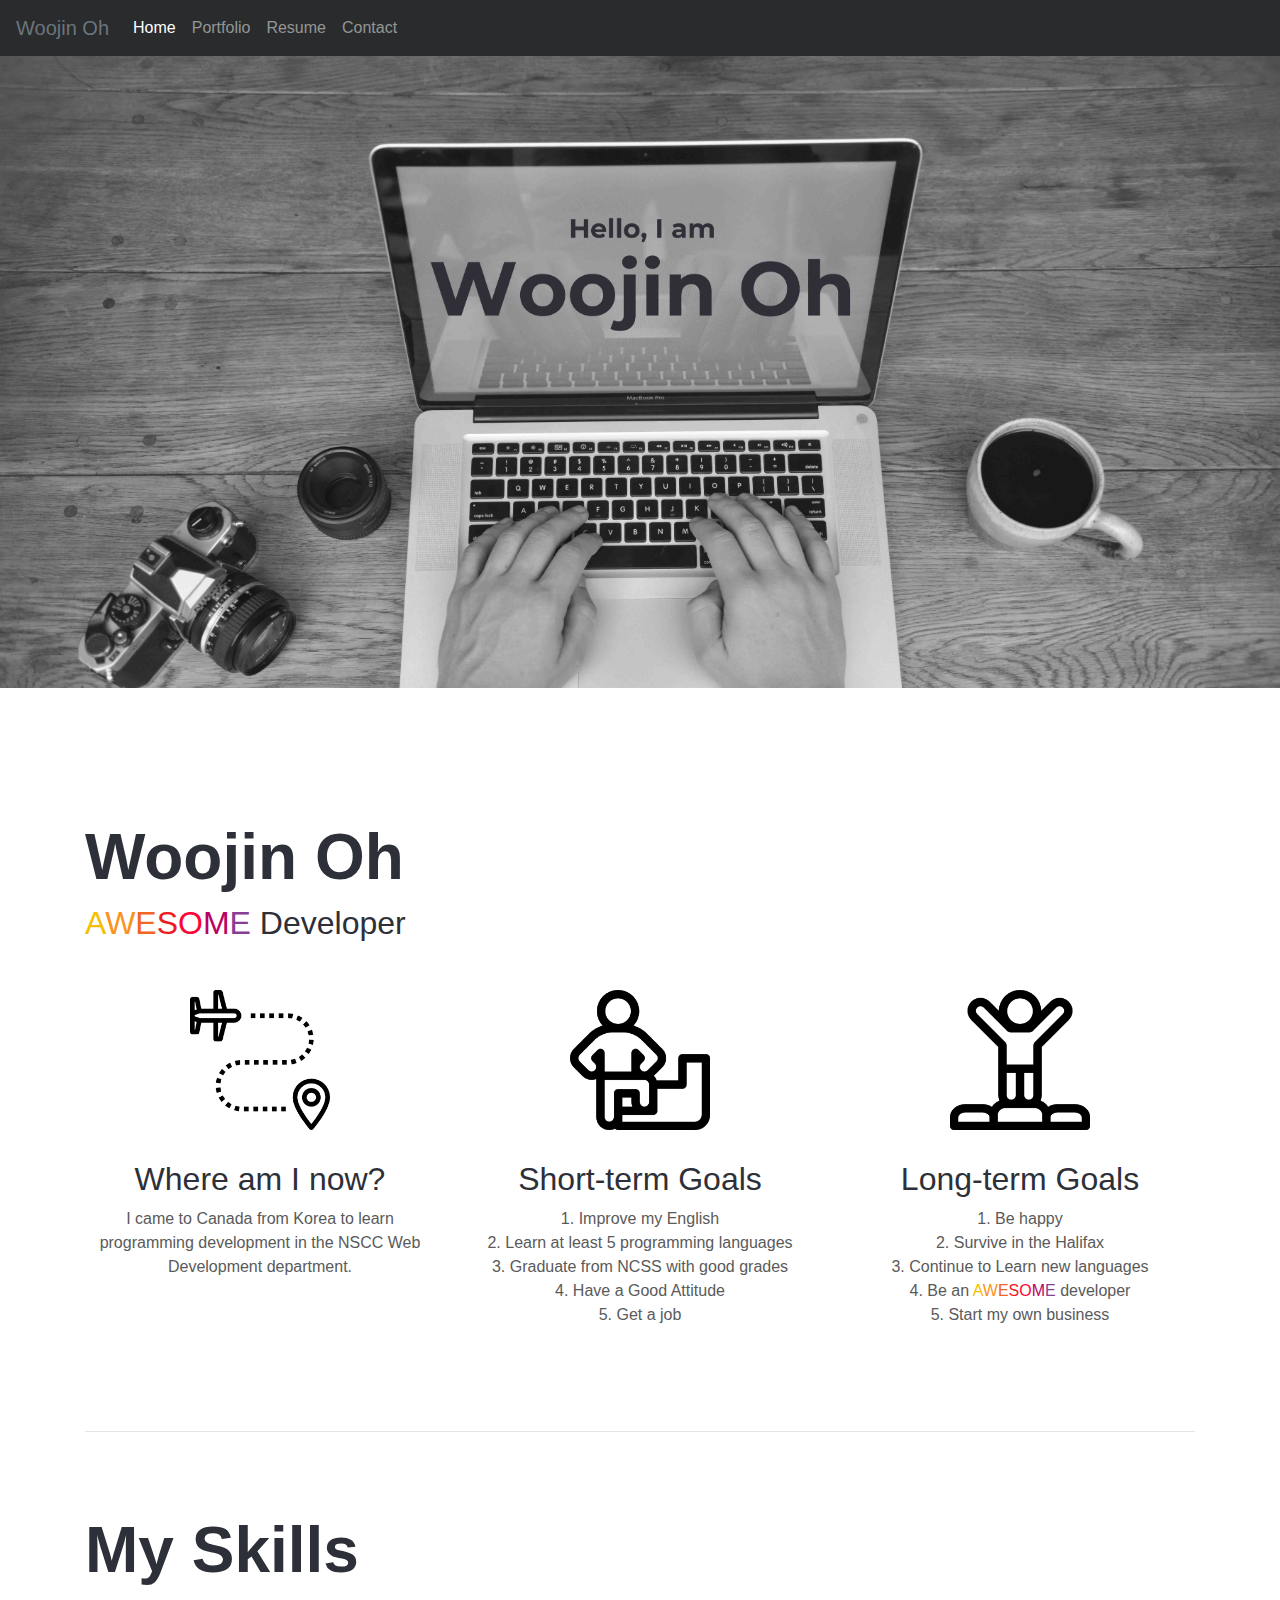
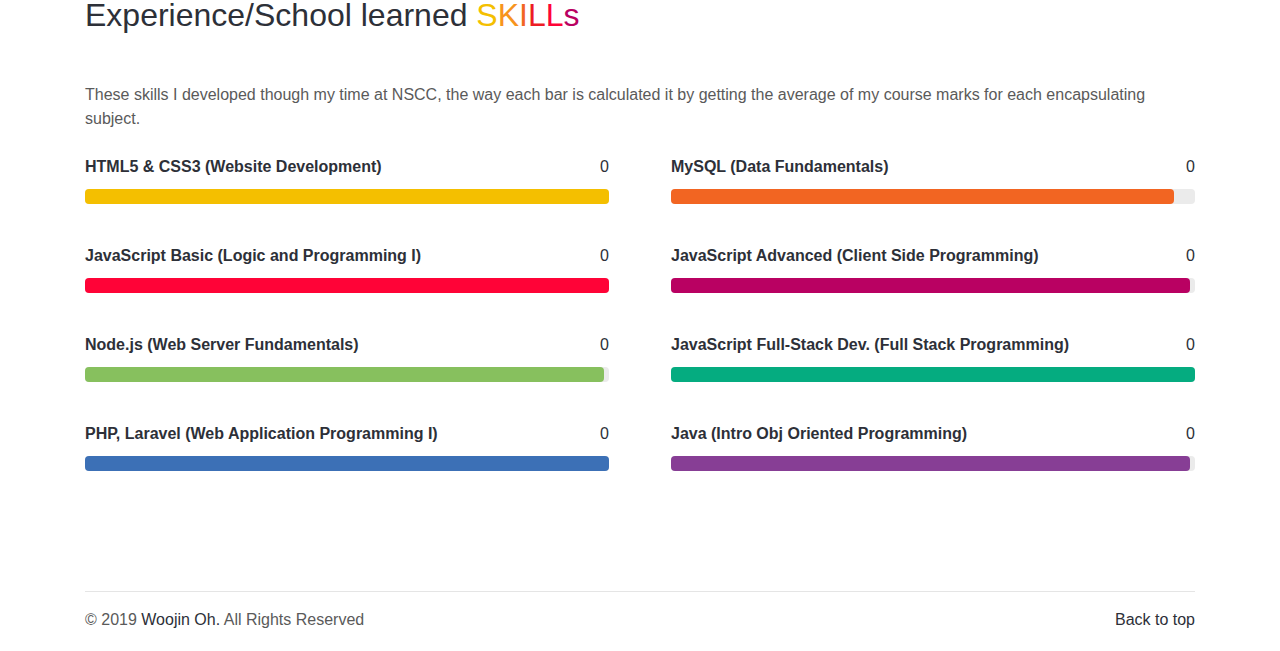
<file: index.html>
<!DOCTYPE html>
<html lang="en">
<head>
  <meta charset="UTF-8">
  <meta name="viewport" content="width=device-width, initial-scale=1.0">
  <meta http-equiv="X-UA-Compatible" content="ie=edge">
  <link rel="icon" href="./img/favicon.png">
  <title>Woojin Oh | Portfolio</title>

  <!-- Bootstrap core CSS --> 
  <link rel="stylesheet" href="https://stackpath.bootstrapcdn.com/bootstrap/4.3.1/css/bootstrap.min.css" integrity="sha384-ggOyR0iXCbMQv3Xipma34MD+dH/1fQ784/j6cY/iJTQUOhcWr7x9JvoRxT2MZw1T" crossorigin="anonymous">
        
  <!-- CSS -->
  <link href="./css/main.css" rel="stylesheet">
  <link href="./css/responsive.css" rel="stylesheet">

  <!-- Fonts -->
  <!-- <link href="./css/css" rel="stylesheet">
  <link href="./css/icon" rel="stylesheet"> -->
</head>
<body>
  <header>
    <nav class="navbar navbar-expand-md navbar-dark fixed-top bg-dark navbar-color">
      <a class="navbar-brand text-muted" href="./index.html">Woojin Oh</a>
      <button class="navbar-toggler" type="button" data-toggle="collapse" data-target="#navbarCollapse" aria-controls="navbarCollapse" aria-expanded="false" aria-label="Toggle navigation">
          <span class="navbar-toggler-icon"></span>
      </button>
      

      <div class="collapse navbar-collapse" id="navbarCollapse">
        <ul class="navbar-nav mr-auto">
            <li class="nav-item active">
                <a class="nav-link" href="./index.html">Home</a>
            </li>
            <li class="nav-item">
                <a class="nav-link" href="./portfolio.html">Portfolio</a>
            </li>
            <li class="nav-item">
                <a class="nav-link" href="./resume.html">Resume</a>
            </li>
            <li class="nav-item">
                <a class="nav-link" href="./contact.html">Contact</a>
            </li>
        </ul>
      </div>
    </nav>
  </header>

  <!-- main image -->
  <div class="top-container">
  </div>

  <div class="container" id="container">
    <!-- start the goal section -->
    <div class="goals-section section-padding">
      <div class="row justify-content-center">
        <div class="col-md-12">
          <hr class="feature-divider-none">
          <div class="mb-4 text-left item-title">
            <h1 class="section-title">Woojin Oh</h1>
            <h2 class="font-weight-normal mb-5 section-sub-title">
              <span class="yellow">A</span><span class="yellowOrange">W</span><span class="orange">E</span><span class="red">S</span><span class="redPink">O</span><span class="pink">M</span><span class="purple">E</span>
              Developer
            </h2>
          </div>
        </div>
        <!-- /.col-md-12 -->
      </div>
      <!-- /.row -->

      <div class="row justify-content-center">
        <!-- Three columns of text -->
        <div class="col-md-4 text-center goal-item">
          <img src="./img/route.png" alt="Where am I now?" width="140" height="140">
          <h2 class="font-weight-normal">Where am I now?</h2>
          <p>I came to Canada from Korea to learn programming development in the NSCC Web Development department.</p>
        </div>
        <!-- /.col-md-4 -->
        <div class="col-md-4 text-center goal-item">
          <img src="./img/courage.png" alt="Short-term Goals" width="140" height="140">
          <h2 class="font-weight-normal">Short-term Goals</h2>
          <p>1. Improve my English</p>
          <p>2. Learn at least 5 programming languages </p>
          <p>3. Graduate from NCSS with good grades</p>
          <p>4. Have a Good Attitude</p>
          <p>5. Get a job </p>
        </div>
        <!-- /.col-md-4 -->
        <div class="col-md-4 text-center goal-item">
          <img src="./img/win.png" alt="Long-term Goals" width="140" height="140">
          <h2 class="font-weight-normal">Long-term Goals</h2>
          <p>1. Be happy</p>
          <p>2. Survive in the Halifax</p>
          <p>3. Continue to Learn new languages</p>
          <p>4. Be an <span class="yellow">A</span><span class="yellowOrange">W</span><span class="orange">E</span><span class="red">S</span><span class="redPink">O</span><span class="pink">M</span><span class="purple">E</span> developer</p>
          <p>5. Start my own business</p>
        </div>
        <!-- /.col-md-4 -->
      </div>
      <!-- /.row -->
    </div>
    <!-- /.goals section -->

    <!-- start the skills section -->
    <div class="skills-section section-padding">
      <div class="row justify-content-center">
        <div class="col-md-12">
          <hr class="feature-divider">
          <div class="mb-4 text-left item-title">
            <h1 class="section-title">My Skills</h1>
            <h2 class="font-weight-normal mb-5 section-sub-title">Experience/School learned <span class="yellow">S</span><span class="yellowOrange">K</span><span class="orange">I</span><span class="red">L</span><span class="redPink">L</span><span class="pink">s</span></h2>
            <p>These skills I developed though my time at NSCC, 
            the way each bar is calculated it by getting the average of my course marks for 
            each encapsulating subject.</p>
          </div>
        </div>
        <!-- /.col-md-12 -->
      </div>
      <!-- /.row -->
      <div class="row justify-content-between mx-0" id="scroll-to">
        <!-- 1st line -->
        <div class="col-md-6 pl-0 rating-item">
          <label class="rating-item-title">HTML5 & CSS3 (Website Development)</label>
          <span class="rating-item-percentage mr-3 auto-counter1" title="100">0</span>
          <div class="rating-progress mr-3">
            <div class="progress-bar">
              <div class="animated-bar" style="width: 100%;">
              </div>
            </div>
          </div>
        </div>
        <div class="col-md-6 pr-0 rating-item">
          <label class="rating-item-title ml-3">MySQL (Data Fundamentals)</label>
          <span class="rating-item-percentage auto-counter2" title="96">0</span>
          <div class="rating-progress ml-3">
            <div class="progress-bar">
              <div class="animated-bar bar1" style="width: 96%;">
              </div>
            </div>
          </div>
        </div>
        <!-- 2nd line -->
        <div class="col-md-6 pl-0 rating-item">
          <label class="rating-item-title">JavaScript Basic (Logic and Programming I)</label>
          <span class="rating-item-percentage mr-3 auto-counter3" title="100">0</span>
          <div class="rating-progress mr-3">
            <div class="progress-bar">
              <div class="animated-bar bar2" style="width: 100%;">
              </div>
            </div>
          </div>
        </div>
        <div class="col-md-6 pr-0 rating-item">
          <label class="rating-item-title ml-3">JavaScript Advanced (Client Side Programming)</label>
          <span class="rating-item-percentage auto-counter4" title="99">0</span>
          <div class="rating-progress ml-3">
            <div class="progress-bar">
              <div class="animated-bar bar3" style="width: 99%;">
              </div>
            </div>
          </div>
        </div>
        <!-- 3rd line -->
        <div class="col-md-6 pl-0 rating-item">
          <label class="rating-item-title">Node.js (Web Server Fundamentals)</label>
          <span class="rating-item-percentage mr-3 auto-counter5" title="99">0</span>
          <div class="rating-progress mr-3">
            <div class="progress-bar">
              <div class="animated-bar bar4" style="width: 99%;">
              </div>
            </div>
          </div>
        </div>
        <div class="col-md-6 pr-0 rating-item">
          <label class="rating-item-title ml-3">JavaScript Full-Stack Dev. (Full Stack Programming)</label>
          <span class="rating-item-percentage auto-counter6" title="100">0</span>
          <div class="rating-progress ml-3">
            <div class="progress-bar">
              <div class="animated-bar bar5" style="width: 100%;">
              </div>
            </div>
          </div>
        </div>
        <!-- 4th line -->
        <div class="col-md-6 pl-0 rating-item">
          <label class="rating-item-title">PHP, Laravel (Web Application Programming I)</label>
          <span class="rating-item-percentage mr-3 auto-counter7" title="100">0</span>
          <div class="rating-progress mr-3">
            <div class="progress-bar">
              <div class="animated-bar bar6" style="width: 100%;">
              </div>
            </div>
          </div>
        </div>
        <div class="col-md-6 pr-0 rating-item">
          <label class="rating-item-title ml-3">Java (Intro Obj Oriented Programming)</label>
            <span class="rating-item-percentage auto-counter8" title="99">0</span>
          <div class="rating-progress ml-3">
            <div class="progress-bar">
              <div class="animated-bar bar7" style="width: 99%;">
              </div>
            </div>
          </div>
        </div>
        <!-- 5th line -->
      </div>
      <!-- /.row -->
    </div>
    <!-- /.skills section -->

    <!-- start footer section -->
    
    <div class="row justify-content-center">
      <div class="col-md-12">
        <hr class="footer-divider">
        <footer>
          <p class="float-right"><a href="#container">Back to top</a></p>
          <p>© 2019 <a href="./index.html#">Woojin Oh.</a> All Rights Reserved</p>
        </footer>
      </div>
    </div>
  </div>
  <!-- /.container -->

  <!-- Bootstrap script -->
  <script src="https://code.jquery.com/jquery-3.3.1.slim.min.js" integrity="sha384-q8i/X+965DzO0rT7abK41JStQIAqVgRVzpbzo5smXKp4YfRvH+8abtTE1Pi6jizo" crossorigin="anonymous"></script>
  <script src="https://cdnjs.cloudflare.com/ajax/libs/popper.js/1.14.7/umd/popper.min.js" integrity="sha384-UO2eT0CpHqdSJQ6hJty5KVphtPhzWj9WO1clHTMGa3JDZwrnQq4sF86dIHNDz0W1" crossorigin="anonymous"></script>
  <script src="https://stackpath.bootstrapcdn.com/bootstrap/4.3.1/js/bootstrap.min.js" integrity="sha384-JjSmVgyd0p3pXB1rRibZUAYoIIy6OrQ6VrjIEaFf/nJGzIxFDsf4x0xIM+B07jRM" crossorigin="anonymous"></script>
  <!-- other script -->
  <script src="./js/waypoint.js"></script>
  <script src="./js/autoCounter.js"></script>

  <script>
    var waypoint = new Waypoint({
      element: document.getElementById('scroll-to'),
      handler: function(direction) {
        $(".animated-bar").css({ 
          WebkitAnimationPlayState:"running",
          animationPlayState:"running"
        });
        
        var ratingItemsLength = $('.rating-item-percentage').length;
        jQuery(function($) {
          for(var i = 0; i < ratingItemsLength; i++) {
            if($(`.auto-counter${i+1}`).text().split(" ")[1] !== '%') {
              $(`.auto-counter${i+1}`).countTo({
                from: 0,
                to: $(`.auto-counter${i+1}`).attr("title"),
                speed: 2000,
                refreshInterval: 50,
                onComplete: function(value) {
                  console.debug(this);
                }
              });
            }
          }
        });
      },
      offset: '100%'
    })
  </script>
</body>
</html>
</file>
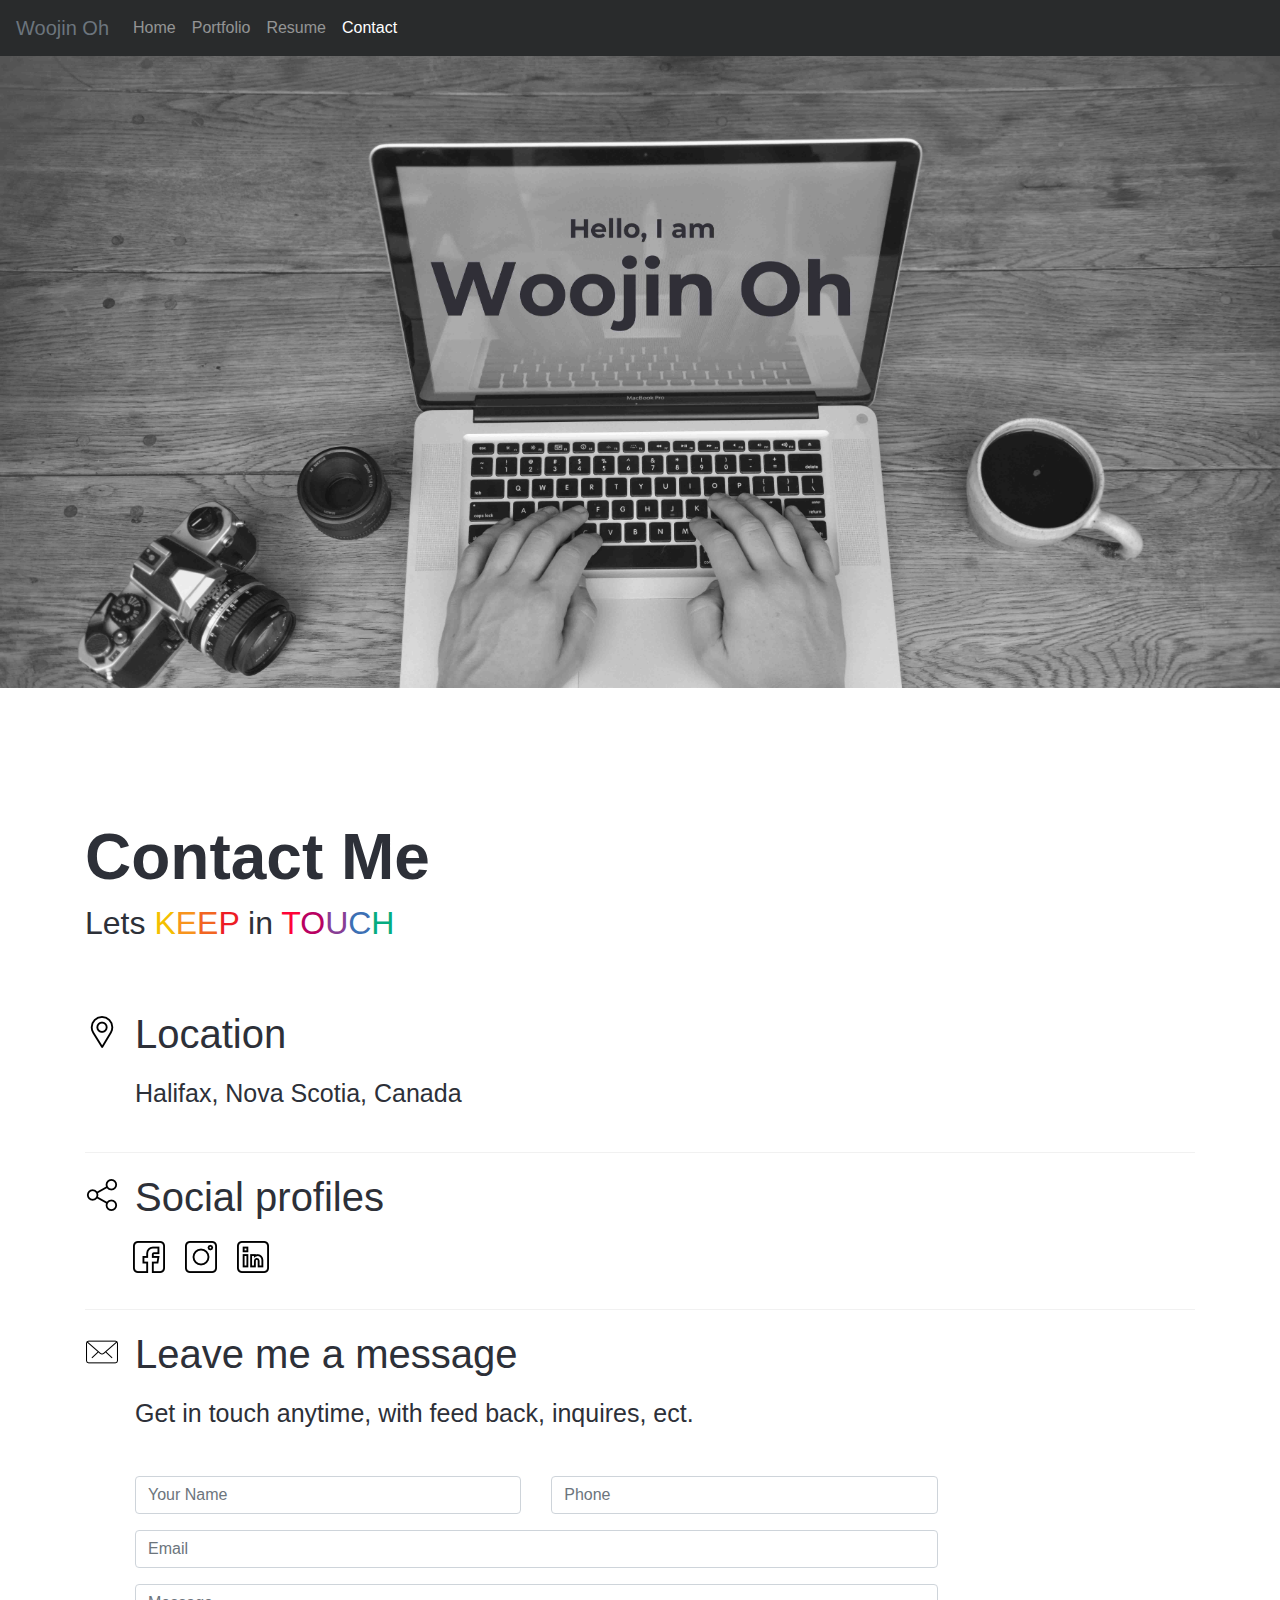
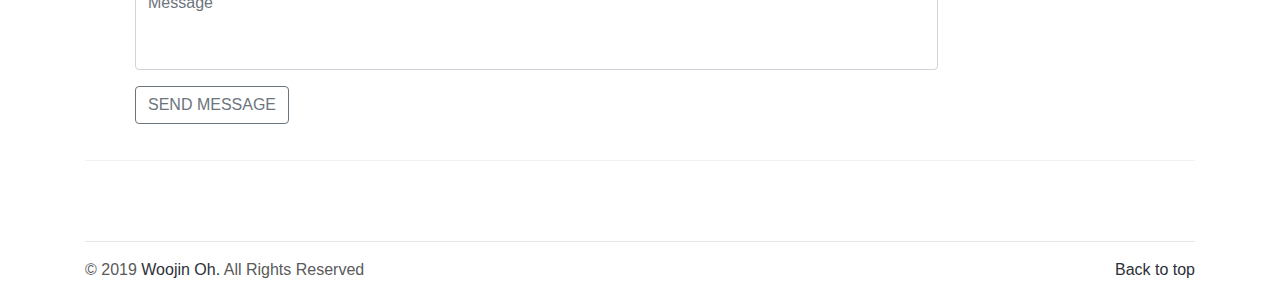
<file: contact.html>
<!DOCTYPE html>
<html lang="en">
<head>
  <meta charset="UTF-8">
  <meta name="viewport" content="width=device-width, initial-scale=1.0">
  <meta http-equiv="X-UA-Compatible" content="ie=edge">
  <link rel="icon" href="./img/favicon.png">
  <title>Woojin Oh | Portfolio</title>

  <!-- Bootstrap core CSS --> 
  <link rel="stylesheet" href="https://stackpath.bootstrapcdn.com/bootstrap/4.3.1/css/bootstrap.min.css" integrity="sha384-ggOyR0iXCbMQv3Xipma34MD+dH/1fQ784/j6cY/iJTQUOhcWr7x9JvoRxT2MZw1T" crossorigin="anonymous">
        
  <!-- CSS -->
  <link href="./css/main.css" rel="stylesheet">
  <link href="./css/responsive.css" rel="stylesheet">

  <!-- Fonts -->
  <!-- <link href="./css/css" rel="stylesheet">
  <link href="./css/icon" rel="stylesheet"> -->
</head>
<body>
  <header>
    <nav class="navbar navbar-expand-md navbar-dark fixed-top bg-dark navbar-color">
      <a class="navbar-brand text-muted" href="./index.html">Woojin Oh</a>
      <button class="navbar-toggler" type="button" data-toggle="collapse" data-target="#navbarCollapse" aria-controls="navbarCollapse" aria-expanded="false" aria-label="Toggle navigation">
          <span class="navbar-toggler-icon"></span>
      </button>
      

      <div class="collapse navbar-collapse" id="navbarCollapse">
        <ul class="navbar-nav mr-auto">
            <li class="nav-item">
                <a class="nav-link" href="./index.html">Home</a>
            </li>
            <li class="nav-item">
                <a class="nav-link" href="./portfolio.html">Portfolio</a>
            </li>
            <li class="nav-item">
                <a class="nav-link" href="./resume.html">Resume</a>
            </li>
            <li class="nav-item active">
                <a class="nav-link" href="./contact.html">Contact</a>
            </li>
        </ul>
      </div>
    </nav>
  </header>

  <!-- main image -->
  <div class="top-container">
  </div>

  <div class="container" id="container">
    <!-- start the contact section -->
    <div class="contact-section section-padding">
      <div class="row justify-content-center">
        <div class="col-md-12">
          <hr class="feature-divider-none">
          <div class="mb-4 text-left item-title">
            <h1 class="section-title">Contact Me</h1>
            <h2 class="font-weight-normal mb-5 section-sub-title">
              Lets <span class="yellow">K</span><span class="yellowOrange">E</span><span class="orange">E</span><span class="red">P</span> in <span class="redPink">T</span><span class="pink">O</span><span class="purple">U</span><span class="blue">C</span><span class="greenBlue">H</span>
            </h2>
          </div>

          <div class="address">
            <ul class="location">
              <li>
                <h3>Location</h3>
                <h4>Halifax, Nova Scotia, Canada</h4>
              </li>
            </ul>
          </div>
          <div class="socials">
            <ul class="socialNetwork">
              <li>
                <h3>Social profiles</h3>
                <div class="ml-2"><a href="https://www.facebook.com/odved" target="_blank"><img src="./img/facebook.png" alt="image"></a><a href="https://www.instagram.com/kh3996/" target="_blank"><img src="./img/instagram.png" alt="image"></a><a href="https://www.linkedin.com/in/woojin-oh-17b7b5176/" target="_blank"><img src="./img/linkedin.png" alt="image"></a></div>
              </li>
            </ul>                            
          </div>
          <div class="email">
            <ul class="contactMe">
              <li>
                <h3>Leave me a message</h3>
                <h4>Get in touch anytime, with feed back, inquires, ect.</h4>
                <!-- <a href="mailto:kh3996@gmail.com"><h4><button type="button" class="btn btn-lg btn-outline-secondary mt-3">Send an Email</h4></a> -->
                <div class="contact-form w-75 mt-5">
                  <div id="submit-message" class="bg-secondary d-none rounded">
                    <h5 class="py-3 pl-3">Thank you! Your message has been sent successfully!</h5>
                  </div>
                  <form class="mt-3" id="contact-form"><input type="hidden" data-form-email="true" value="">
                    <div class="row">
                      <div class="col-md-6 input-name" data-for="name">
                        <input type="text" class="form-control input" name="name" placeholder="Your Name" id="name-form" required>
                      </div>
                      <div class="col-md-6 input-phone" data-for="phone">
                        <input type="text" class="form-control input" name="phone" placeholder="Phone" id="phone-form">
                      </div>
                      <div class="col-md-12 mt-3 input-email" data-for="email">
                        <input type="text" class="form-control input" name="email" placeholder="Email" id="email-form" required>
                      </div>
                      <div class="col-md-12 mt-3 input-message" data-for="message">
                        <textarea class="form-control input" name="message" rows="3" placeholder="Message" style="resize:none" id="message-form" required></textarea>
                      </div>
                      <div class="input-group-btn col-md-12 mt-3">
                        <button type="submit" class="btn btn-md btn-outline-secondary" id="contact-button">SEND MESSAGE</button>
                      </div>
                    </div>
                  </form>
                </div>
              </li>
            </ul>
          </div>
        </div>
        <!-- /.col-md-12 -->
      </div>
      <!-- /.row -->
    </div>
    <!-- /.portfolio section -->

    <!-- start footer section -->
    
    <div class="row justify-content-center">
      <div class="col-md-12">
        <hr class="footer-divider">
        <footer>
          <p class="float-right"><a href="#container">Back to top</a></p>
          <p>© 2019 <a href="./index.html#">Woojin Oh.</a> All Rights Reserved</p>
        </footer>
      </div>
    </div>
  </div>
  <!-- /.container -->

  <!-- Bootstrap script -->
  <script src="https://code.jquery.com/jquery-3.3.1.slim.min.js" integrity="sha384-q8i/X+965DzO0rT7abK41JStQIAqVgRVzpbzo5smXKp4YfRvH+8abtTE1Pi6jizo" crossorigin="anonymous"></script>
  <script src="https://cdnjs.cloudflare.com/ajax/libs/popper.js/1.14.7/umd/popper.min.js" integrity="sha384-UO2eT0CpHqdSJQ6hJty5KVphtPhzWj9WO1clHTMGa3JDZwrnQq4sF86dIHNDz0W1" crossorigin="anonymous"></script>
  <script src="https://stackpath.bootstrapcdn.com/bootstrap/4.3.1/js/bootstrap.min.js" integrity="sha384-JjSmVgyd0p3pXB1rRibZUAYoIIy6OrQ6VrjIEaFf/nJGzIxFDsf4x0xIM+B07jRM" crossorigin="anonymous"></script>

  <script>
    $('#contact-form').submit(function(e) {
      e.preventDefault();
      $('#submit-message').removeClass("d-none");
      $('#name-form').val("");
      $('#phone-form').val("");
      $('#email-form').val("");
      $('#message-form').val("");
      setTimeout(()=>{$('#submit-message').addClass("d-none");}, 3000);
      }
    );
  </script>
</body>
</html>
</file>
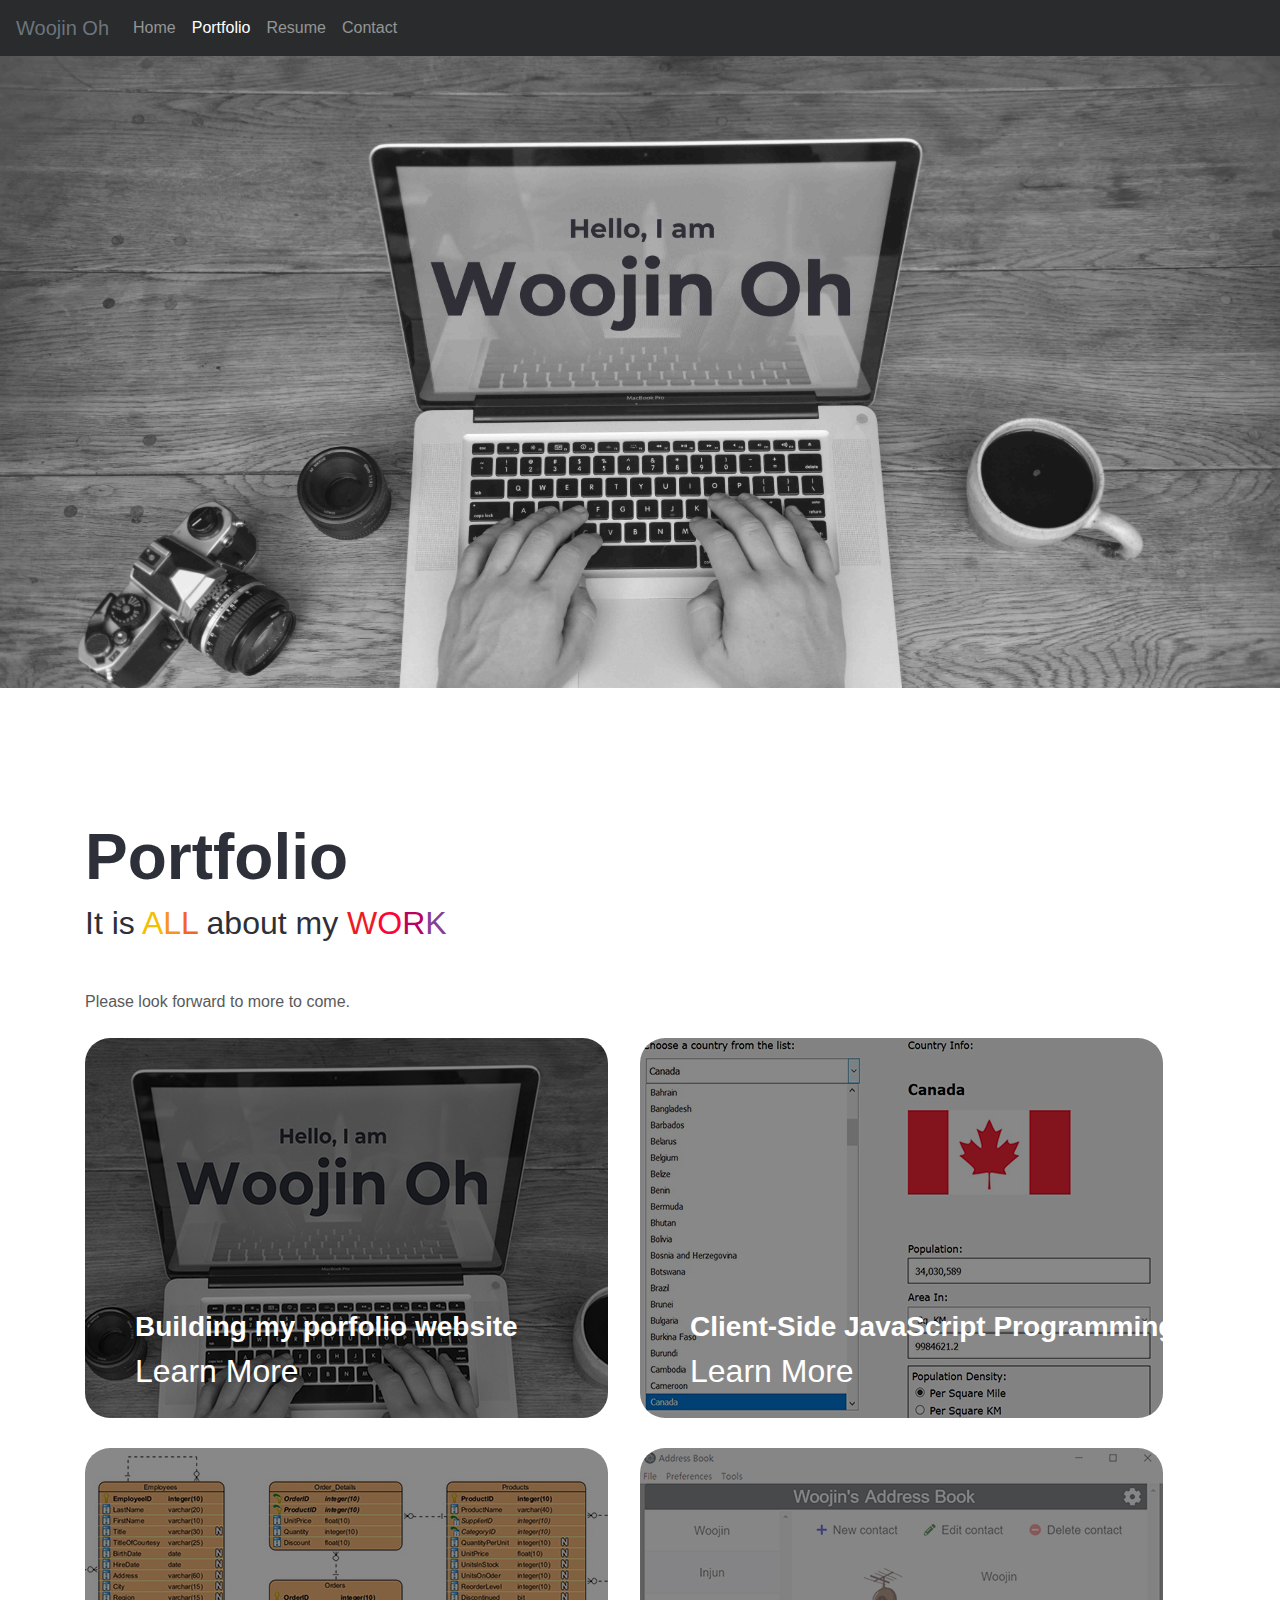
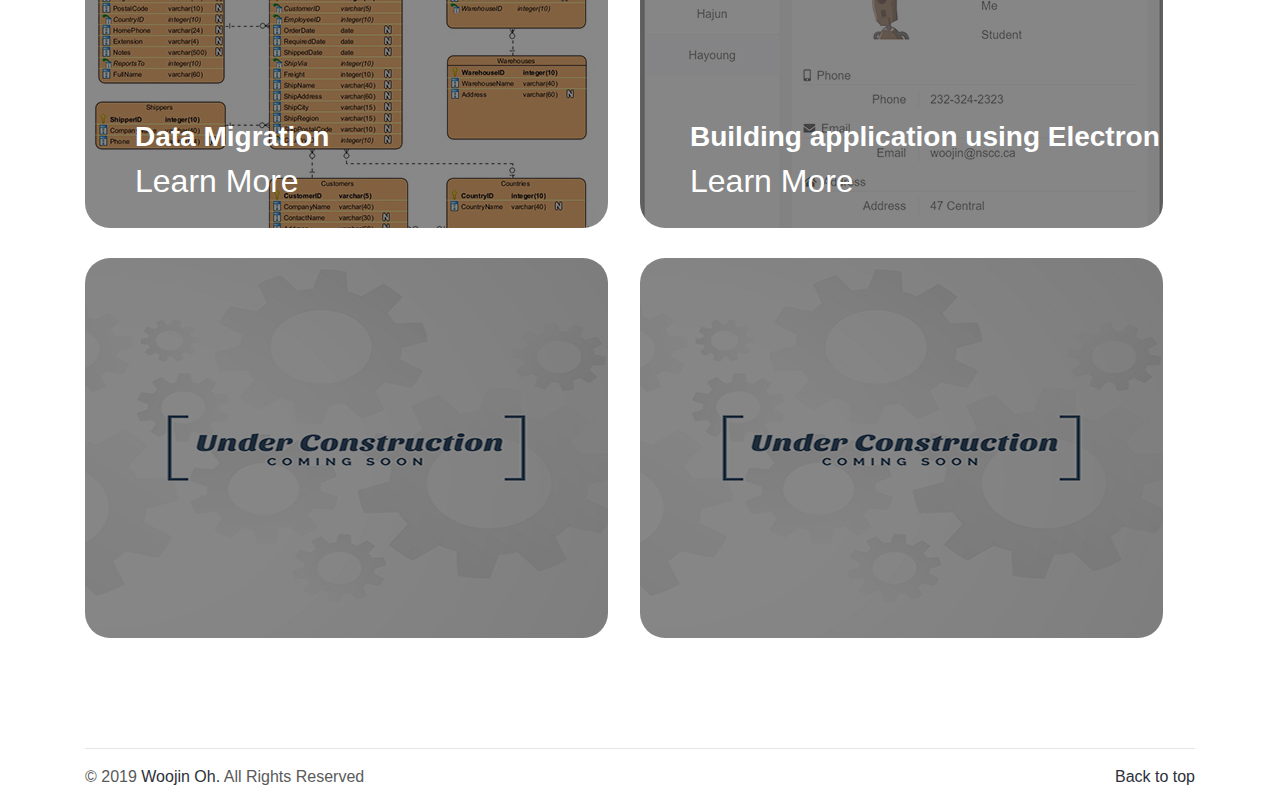
<file: portfolio.html>
<!DOCTYPE html>
<html lang="en">
<head>
  <meta charset="UTF-8">
  <meta name="viewport" content="width=device-width, initial-scale=1.0">
  <meta http-equiv="X-UA-Compatible" content="ie=edge">
  <link rel="icon" href="./img/favicon.png">
  <title>Woojin Oh | Portfolio</title>

  <!-- Bootstrap core CSS --> 
  <link rel="stylesheet" href="https://stackpath.bootstrapcdn.com/bootstrap/4.3.1/css/bootstrap.min.css" integrity="sha384-ggOyR0iXCbMQv3Xipma34MD+dH/1fQ784/j6cY/iJTQUOhcWr7x9JvoRxT2MZw1T" crossorigin="anonymous">
        
  <!-- CSS -->
  <link href="./css/main.css" rel="stylesheet">
  <link href="./css/responsive.css" rel="stylesheet">

  <!-- Fonts -->
  <!-- <link href="./css/css" rel="stylesheet">
  <link href="./css/icon" rel="stylesheet"> -->
</head>
<body>
  <header>
    <nav class="navbar navbar-expand-md navbar-dark fixed-top bg-dark navbar-color">
      <a class="navbar-brand text-muted" href="./index.html">Woojin Oh</a>
      <button class="navbar-toggler" type="button" data-toggle="collapse" data-target="#navbarCollapse" aria-controls="navbarCollapse" aria-expanded="false" aria-label="Toggle navigation">
          <span class="navbar-toggler-icon"></span>
      </button>
      

      <div class="collapse navbar-collapse" id="navbarCollapse">
        <ul class="navbar-nav mr-auto">
            <li class="nav-item">
                <a class="nav-link" href="./index.html">Home</a>
            </li>
            <li class="nav-item active">
                <a class="nav-link" href="./portfolio.html">Portfolio</a>
            </li>
            <li class="nav-item">
                <a class="nav-link" href="./resume.html">Resume</a>
            </li>
            <li class="nav-item">
                <a class="nav-link" href="./contact.html">Contact</a>
            </li>
        </ul>
      </div>
    </nav>
  </header>

  <!-- main image -->
  <div class="top-container">
  </div>

  <div class="container" id="container">
    <!-- start the goal section -->
    <div class="portfolio-section section-padding">
      <div class="row justify-content-center">
        <div class="col-md-12">
          <hr class="feature-divider-none">
          <div class="mb-4 text-left item-title">
            <h1 class="section-title">Portfolio</h1>
            <h2 class="font-weight-normal mb-5 section-sub-title">
              It is <span class="yellow">A</span><span class="yellowOrange">L</span><span class="orange">L</span> about my <span class="red">W</span><span class="redPink">O</span><span class="pink">R</span><span class="purple">K</span>
            </h2>
            <p>Please look forward to more to come.</p>
          </div>
        </div>
        <!-- /.col-md-12 -->
      </div>
      <!-- /.row -->

      <div class="row justify-content-between mx-0" id="scroll-to">
        <!-- 1st line -->
        <div class="col-md-6 px-0">
          <div class="portfolio-item">
            <img class="img-fluid rounded-img" src="./img/portfolio_webd1000.JPG" alt="Image">
            <div class="portfolio-info">
                <h3 class="font-weight-bold font-white">Building my porfolio website</h3>
                <a href="./html/project/webd1000.html" class="font-white"><p class="h2 font-weight-normal">Learn More</p></a> 
            </div>	
          </div>
        </div>
        <div class="col-md-6 px-0">
          <div class="portfolio-item">
            <img class="img-fluid rounded-img" src="./img/portfolio_prog1700.JPG" alt="Image">
            <div class="portfolio-info">
                <h3 class="font-weight-bold font-white">Client-Side JavaScript Programming</h3>
                <a href="./html/project/prog1700.html" class="font-white"><p class="h2 font-weight-normal">Learn More</p></a> 
            </div>	
          </div>
        </div>
        <!-- 2nd line -->
        <div class="col-md-6 px-0">
          <div class="portfolio-item">
            <img class="img-fluid rounded-img" src="./img/portfolio_dbas1700.JPG" alt="Image">
            <div class="portfolio-info">
                <h3 class="font-weight-bold font-white">Data Migration</h3>
                <a href="./html/project/dbas1007.html" class="font-white"><p class="h2 font-weight-normal">Learn More</p></a> 
            </div>	
          </div>
        </div>
        <div class="col-md-6 px-0">
          <div class="portfolio-item">
            <img class="img-fluid rounded-img" src="./img/portfolio_inft4000.JPG" alt="Image">
            <div class="portfolio-info">
                <h3 class="font-weight-bold font-white">Building application using Electron</h3>
                <a href="./html/project/inft4000.html" class="font-white"><p class="h2 font-weight-normal">Learn More</p></a> 
            </div>	
          </div>
        </div>
        <!-- 3rd line -->
        <div class="col-md-6 px-0">
          <div class="portfolio-item">
            <img class="img-fluid rounded-img" src="./img/portfolio_comingsoon.JPG" alt="Image">
            <div class="portfolio-info">
                <!-- <h3 class="font-weight-bold font-white">Building my porfolio website</h3>
                <a href="./html/project/webd1000.html" class="font-white"><p class="h2 font-weight-normal">Learn More</p></a>  -->
            </div>	
          </div>
        </div>
        <div class="col-md-6 px-0">
          <div class="portfolio-item">
            <img class="img-fluid rounded-img" src="./img/portfolio_comingsoon.JPG" alt="Image">
            <div class="portfolio-info">
                <!-- <h3 class="font-weight-bold font-white">Building my porfolio website</h3>
                <a href="./html/project/webd1000.html" class="font-white"><p class="h2 font-weight-normal">Learn More</p></a>  -->
            </div>	
          </div>
        </div>
        <!-- 4th line -->
      </div>
      <!-- /.row -->
    </div>
    <!-- /.portfolio section -->

    <!-- start footer section -->
    
    <div class="row justify-content-center">
      <div class="col-md-12">
        <hr class="footer-divider">
        <footer>
          <p class="float-right"><a href="#container">Back to top</a></p>
          <p>© 2019 <a href="./index.html#">Woojin Oh.</a> All Rights Reserved</p>
        </footer>
      </div>
    </div>
  </div>
  <!-- /.container -->

  <!-- Bootstrap script -->
  <script src="https://code.jquery.com/jquery-3.3.1.slim.min.js" integrity="sha384-q8i/X+965DzO0rT7abK41JStQIAqVgRVzpbzo5smXKp4YfRvH+8abtTE1Pi6jizo" crossorigin="anonymous"></script>
  <script src="https://cdnjs.cloudflare.com/ajax/libs/popper.js/1.14.7/umd/popper.min.js" integrity="sha384-UO2eT0CpHqdSJQ6hJty5KVphtPhzWj9WO1clHTMGa3JDZwrnQq4sF86dIHNDz0W1" crossorigin="anonymous"></script>
  <script src="https://stackpath.bootstrapcdn.com/bootstrap/4.3.1/js/bootstrap.min.js" integrity="sha384-JjSmVgyd0p3pXB1rRibZUAYoIIy6OrQ6VrjIEaFf/nJGzIxFDsf4x0xIM+B07jRM" crossorigin="anonymous"></script>
  <!-- other script -->
  <script src="./js/waypoint.js"></script>
  <script src="./js/autoCounter.js"></script>

  <script>
    var waypoint = new Waypoint({
      element: document.getElementById('scroll-to'),
      handler: function(direction) {
        $(".animated-bar").css({ 
          WebkitAnimationPlayState:"running",
          animationPlayState:"running"
        });
        
        var ratingItemsLength = $('.rating-item-percentage').length;
        jQuery(function($) {
          for(var i = 0; i < ratingItemsLength; i++) {
            if($(`.auto-counter${i+1}`).text().split(" ")[1] !== '%') {
              $(`.auto-counter${i+1}`).countTo({
                from: 0,
                to: $(`.auto-counter${i+1}`).attr("value"),
                speed: 2000,
                refreshInterval: 50,
                onComplete: function(value) {
                  console.debug(this);
                }
              });
            }
          }
        });
      },
      offset: '100%'
    })
  </script>
</body>
</html>
</file>
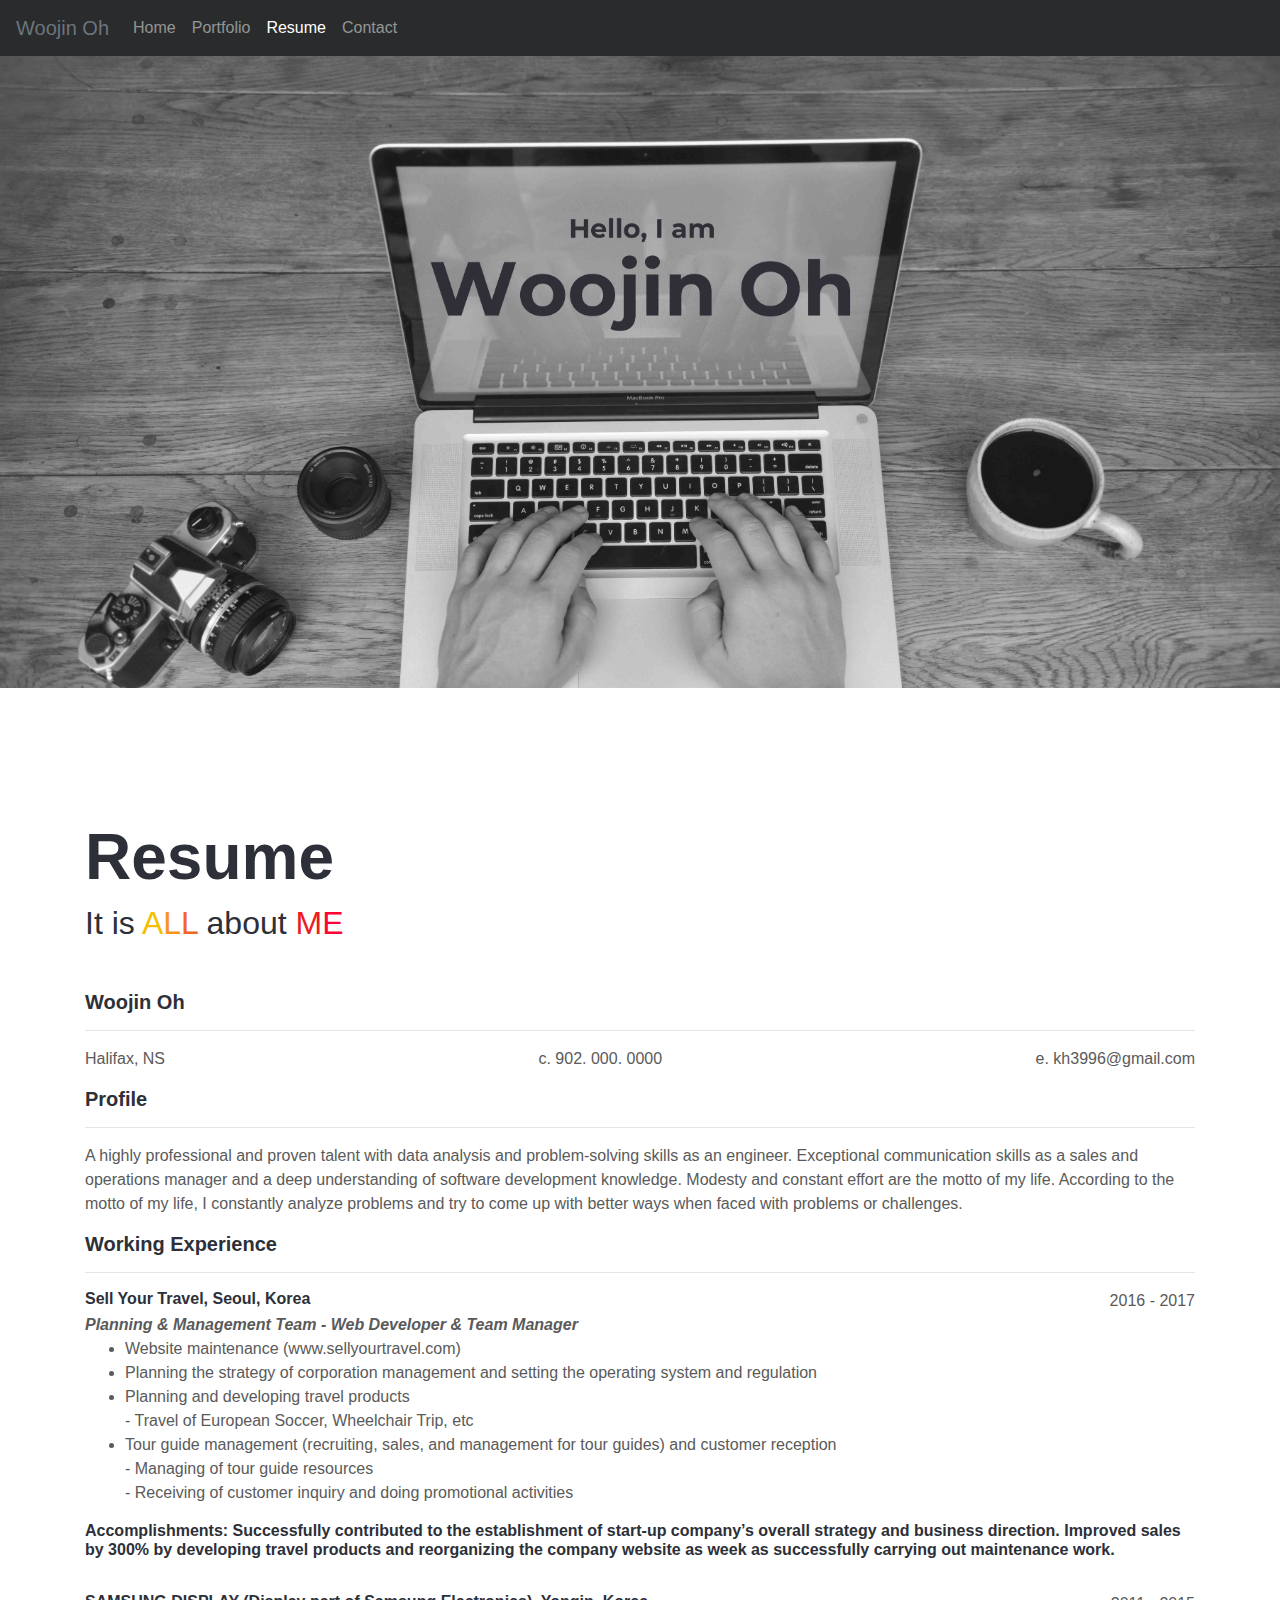
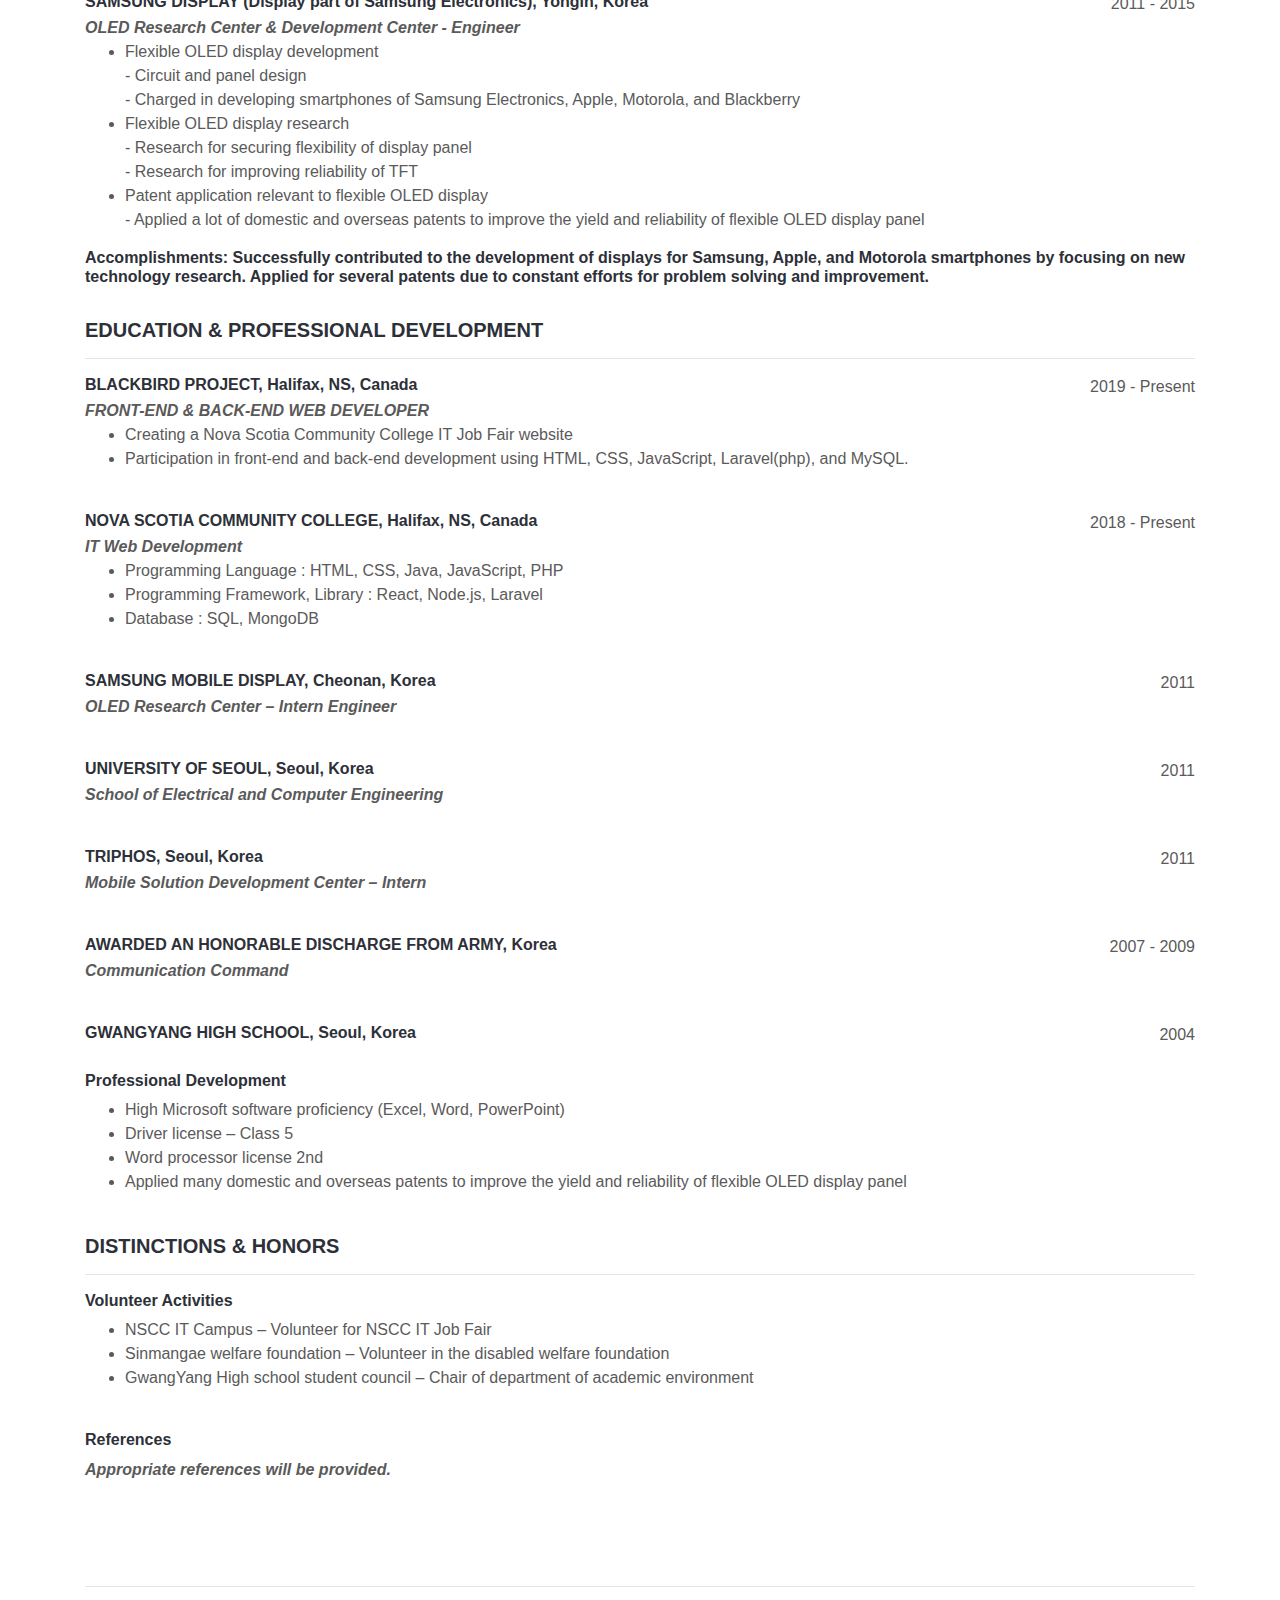
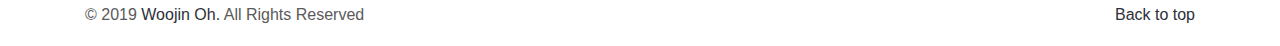
<file: resume.html>
<!DOCTYPE html>
<html lang="en">
<head>
  <meta charset="UTF-8">
  <meta name="viewport" content="width=device-width, initial-scale=1.0">
  <meta http-equiv="X-UA-Compatible" content="ie=edge">
  <link rel="icon" href="./img/favicon.png">
  <title>Woojin Oh | Portfolio</title>

  <!-- Bootstrap core CSS --> 
  <link rel="stylesheet" href="https://stackpath.bootstrapcdn.com/bootstrap/4.3.1/css/bootstrap.min.css" integrity="sha384-ggOyR0iXCbMQv3Xipma34MD+dH/1fQ784/j6cY/iJTQUOhcWr7x9JvoRxT2MZw1T" crossorigin="anonymous">
        
  <!-- CSS -->
  <link href="./css/main.css" rel="stylesheet">
  <link href="./css/responsive.css" rel="stylesheet">

  <!-- Fonts -->
  <!-- <link href="./css/css" rel="stylesheet">
  <link href="./css/icon" rel="stylesheet"> -->
</head>
<body>
  <header>
    <nav class="navbar navbar-expand-md navbar-dark fixed-top bg-dark navbar-color">
      <a class="navbar-brand text-muted" href="./index.html">Woojin Oh</a>
      <button class="navbar-toggler" type="button" data-toggle="collapse" data-target="#navbarCollapse" aria-controls="navbarCollapse" aria-expanded="false" aria-label="Toggle navigation">
          <span class="navbar-toggler-icon"></span>
      </button>
      

      <div class="collapse navbar-collapse" id="navbarCollapse">
        <ul class="navbar-nav mr-auto">
            <li class="nav-item">
                <a class="nav-link" href="./index.html">Home</a>
            </li>
            <li class="nav-item">
                <a class="nav-link" href="./portfolio.html">Portfolio</a>
            </li>
            <li class="nav-item active">
                <a class="nav-link" href="./resume.html">Resume</a>
            </li>
            <li class="nav-item">
                <a class="nav-link" href="./contact.html">Contact</a>
            </li>
        </ul>
      </div>
    </nav>
  </header>

  <!-- main image -->
  <div class="top-container">
  </div>

  <div class="container resume-container" id="container">
    <!-- start the resume section -->
    <div class="resume-section section-padding">
      <div class="row justify-content-center mx-0">
        <div class="col-md-12 px-0">
          <hr class="feature-divider-none">
          <div class="mb-4 text-left item-title">
            <h1 class="section-title">Resume</h1>
            <h2 class="font-weight-normal mb-5 section-sub-title">
              It is <span class="yellow">A</span><span class="yellowOrange">L</span><span class="orange">L</span> about <span class="red">M</span><span class="redPink">E</span>
            </h2>
          </div>
          <div class="resume-content">
            <h5>Woojin Oh</h5>
            <hr>
            <div class="col-md-12">
              <div class="row justify-content-between">
                <div class="col-xs-4">
                  <p>Halifax, NS</p>
                </div>
                <div class="col-xs-4 text-center">
                  <p>c. 902. 000. 0000</p>
                </div>
                <div class="col-xs-4 text-right">
                  <p>e. kh3996@gmail.com</p>
                </div>
              </div>
            </div>
            
            <h5>Profile</h5>
            <hr class="resume-divider">
            <p>A highly professional and proven talent with data analysis and problem-solving skills as an engineer.  Exceptional communication skills as a sales and operations manager and a deep understanding of software development knowledge. Modesty and constant effort are the motto of my life.  According to the motto of my life, I constantly analyze problems and try to come up with better ways when faced with problems or challenges.</p>

            <h5>Working Experience</h5>
            <hr class="resume-divider">
            <div class="col-md-12">
              <div class="row justify-content-between">
                <div class="col-xs-4">
                  <h6 class="my-0">Sell Your Travel, Seoul, Korea</h6>
                </div>
                <div class="col-xs-4 text-right">
                  <p class="my-0">2016 - 2017</p>
                </div>
              </div>
            </div>
            <p class="font-weight-bolder font-italic my-0">Planning & Management Team - Web Developer & Team Manager</p>
            <ul>
              <li>Website maintenance (www.sellyourtravel.com)</li>
              <li>Planning the strategy of corporation management and setting the operating system and regulation</li>
              <li>Planning and developing travel products</li>
              <li class="li-dash">- Travel of European Soccer, Wheelchair Trip, etc</li>
              <li>Tour guide management (recruiting, sales, and management for tour guides) and customer reception</li>
              <li class="li-dash">- Managing of tour guide resources</li>
              <li class="li-dash">- Receiving of customer inquiry and doing promotional activities</li>
            </ul>
            <h6>Accomplishments: Successfully contributed to the establishment of start-up company’s overall strategy and business direction.  Improved sales by 300% by developing travel products and reorganizing the company website as week as successfully carrying out maintenance work.</h6>
            <br>
            <div class="col-md-12">
              <div class="row justify-content-between">
                <div class="col-xs-4">
                  <h6 class="my-0">SAMSUNG DISPLAY (Display part of Samsung Electronics), Yongin, Korea</h6>
                </div>
                <div class="col-xs-4 text-right">
                  <p class="my-0">2011 - 2015</p>
                </div>
              </div>
            </div>
            <p class="font-weight-bolder font-italic my-0">OLED Research Center & Development Center - Engineer</p>
            <ul>
                <li>Flexible OLED display development</li>
                <li class="li-dash">- Circuit and panel design</li>
                <li class="li-dash">- Charged in developing smartphones of Samsung Electronics, Apple, Motorola, and Blackberry</li>
                <li>Flexible OLED display research</li>
                <li class="li-dash">- Research for securing flexibility of display panel</li>
                <li class="li-dash">- Research for improving reliability of TFT</li>
                <li>Patent application relevant to flexible OLED display</li>
                <li class="li-dash">- Applied a lot of domestic and overseas patents to improve the yield and reliability of flexible OLED display panel</li>
            </ul>
            <h6>Accomplishments: Successfully contributed to the development of displays for Samsung, Apple, and Motorola smartphones by focusing on new technology research. Applied for several patents due to constant efforts for problem solving and improvement.</h6>
            <br>
            
            <h5>EDUCATION & PROFESSIONAL DEVELOPMENT</h5>
            <hr class="resume-divider">
            <div class="col-md-12">
              <div class="row justify-content-between">
                <div class="col-xs-4">
                  <h6 class="my-0">BLACKBIRD PROJECT, Halifax, NS, Canada</h6>
                </div>
                <div class="col-xs-4 text-right">
                  <p class="my-0">2019 - Present</p>
                </div>
              </div>
            </div>
            <p class="font-weight-bolder font-italic my-0">FRONT-END & BACK-END WEB DEVELOPER</p>
            <ul>
              <li>Creating a Nova Scotia Community College IT Job Fair website</li>
              <li>Participation in front-end and back-end development using HTML, CSS, JavaScript, Laravel(php), and MySQL.</li>
            </ul>
            <br>
            <div class="col-md-12">
              <div class="row justify-content-between">
                <div class="col-xs-4">
                  <h6 class="my-0">NOVA SCOTIA COMMUNITY COLLEGE, Halifax, NS, Canada</h6>
                </div>
                <div class="col-xs-4 text-right">
                  <p class="my-0">2018 - Present</p>
                </div>
              </div>
            </div>
            <p class="font-weight-bolder font-italic my-0">IT Web Development</p>
            <ul>
              <li>Programming Language : HTML, CSS, Java, JavaScript, PHP</li>
              <li>Programming Framework, Library : React, Node.js, Laravel</li>
              <li>Database : SQL, MongoDB</li>
            </ul>
            <br>
            <div class="col-md-12">
              <div class="row justify-content-between">
                <div class="col-xs-4">
                  <h6 class="my-0">SAMSUNG MOBILE DISPLAY, Cheonan, Korea</h6>
                </div>
                <div class="col-xs-4 text-right">
                  <p class="my-0">2011</p>
                </div>
              </div>
            </div>
            <p class="font-weight-bolder font-italic my-0">OLED Research Center – Intern Engineer</p>
            <ul></ul>
            <br>
            <div class="col-md-12">
              <div class="row justify-content-between">
                <div class="col-xs-4">
                  <h6 class="my-0">UNIVERSITY OF SEOUL, Seoul, Korea</h6>
                </div>
                <div class="col-xs-4 text-right">
                  <p class="my-0">2011</p>
                </div>
              </div>
            </div>
            <p class="font-weight-bolder font-italic my-0">School of Electrical and Computer Engineering</p>
            <ul></ul>
            <br>
            <div class="col-md-12">
              <div class="row justify-content-between">
                <div class="col-xs-4">
                  <h6 class="my-0">TRIPHOS, Seoul, Korea</h6>
                </div>
                <div class="col-xs-4 text-right">
                  <p class="my-0">2011</p>
                </div>
              </div>
            </div>
            <p class="font-weight-bolder font-italic my-0">Mobile Solution Development Center – Intern</p>
            <ul></ul>
            <br>
            <div class="col-md-12">
              <div class="row justify-content-between">
                <div class="col-xs-4">
                  <h6 class="my-0">AWARDED AN HONORABLE DISCHARGE FROM ARMY, Korea</h6>
                </div>
                <div class="col-xs-4 text-right">
                  <p class="my-0">2007 - 2009</p>
                </div>
              </div>
            </div>
            <p class="font-weight-bolder font-italic my-0">Communication Command</p>
            <ul></ul>
            <br>
            <div class="col-md-12">
              <div class="row justify-content-between">
                <div class="col-xs-4">
                  <h6 class="my-0">GWANGYANG HIGH SCHOOL, Seoul, Korea</h6>
                </div>
                <div class="col-xs-4 text-right">
                  <p class="my-0">2004</p>
                </div>
              </div>
            </div>
            <br>
            <h6>Professional Development</h6>
            <ul>
                <li>High Microsoft software proficiency (Excel, Word, PowerPoint)</li>
                <li>Driver license – Class 5</li>
                <li>Word processor license 2nd</li>
                <li>Applied many domestic and overseas patents to improve the yield and reliability of flexible OLED display panel</li>
            </ul>
            <br>

            <h5>DISTINCTIONS & HONORS</h5>
            <hr class="resume-divider">
            <h6>Volunteer Activities</h6>
            <ul>
              <li>NSCC IT Campus – Volunteer for NSCC IT Job Fair</li>
              <li>Sinmangae welfare foundation – Volunteer in the disabled welfare foundation</li>
              <li>GwangYang High school student council – Chair of department of academic environment</li>
            </ul>
            <br>
            <h6>References</h6>
            <p class="font-weight-bolder font-italic my-0">Appropriate references will be provided.</p>
            <br>
          </div>
        </div>
      </div>
      <!-- /.row -->
    </div>
    <!-- /.resume section -->

    <!-- start footer section -->
    
    <div class="row justify-content-center">
      <div class="col-md-12">
        <hr class="footer-divider">
        <footer>
          <p class="float-right"><a href="#container">Back to top</a></p>
          <p>© 2019 <a href="./index.html#">Woojin Oh.</a> All Rights Reserved</p>
        </footer>
      </div>
    </div>
  </div>
  <!-- /.container -->

  <!-- Bootstrap script -->
  <script src="https://code.jquery.com/jquery-3.3.1.slim.min.js" integrity="sha384-q8i/X+965DzO0rT7abK41JStQIAqVgRVzpbzo5smXKp4YfRvH+8abtTE1Pi6jizo" crossorigin="anonymous"></script>
  <script src="https://cdnjs.cloudflare.com/ajax/libs/popper.js/1.14.7/umd/popper.min.js" integrity="sha384-UO2eT0CpHqdSJQ6hJty5KVphtPhzWj9WO1clHTMGa3JDZwrnQq4sF86dIHNDz0W1" crossorigin="anonymous"></script>
  <script src="https://stackpath.bootstrapcdn.com/bootstrap/4.3.1/js/bootstrap.min.js" integrity="sha384-JjSmVgyd0p3pXB1rRibZUAYoIIy6OrQ6VrjIEaFf/nJGzIxFDsf4x0xIM+B07jRM" crossorigin="anonymous"></script>
  <!-- other script -->
  <script src="./js/waypoint.js"></script>
  <script src="./js/autoCounter.js"></script>
</body>
</html>
</file>
<file: css/main.css>
/* Global Style */
html {
  font-family: 'Montserrat', sans-serif;
  font-weight: normal;
  color: #5a5a5a;
  line-height: 1.15;
  overflow-x: hidden;
  -webkit-font-smoothing: antialiased;
  -ms-text-size-adjust: 100%;
  -webkit-text-size-adjust: 100%
}

body {
  font-family: 'Montserrat', sans-serif;
  font-weight:normal;
  color: #5a5a5a;
  padding-top: 48px;
  padding-bottom: 3.2px;
  overflow-x:hidden;
  -webkit-font-smoothing: antialiased;
}

footer, header, nav {
  display: block;
}

h1, h2, h3, h4, h5, h6 {
  font-family: 'Montserrat', sans-serif;
  font-weight: 700;
  color: #2d3038;
  margin-top: 0;
  margin-bottom: 8px;
}

a{
  color: #2d3038;
}

a:hover {
  color: #00aeef;
}

a, a:hover, a:active,
a:focus, button:focus, .btn:focus,
.form-control:focus {
  outline: none !important;
  text-decoration: none !important;
  box-shadow: none !important;
}

img {
  border-style: none;
  margin-bottom: 30px;
}

button, input {
  font-family: 'Montserrat', sans-serif;
  font-size: 100%;
  line-height: 1.15;
  margin: 0;
  overflow: visible;
}

button, select {
  text-transform: none;
}

hr {
  -webkit-box-sizing: content-box;
  box-sizing: content-box;
  height: 0;
  overflow: visible;
  margin-top: 16px;
  margin-bottom: 16px;
  border: 0;
  border-top: 1px solid rgba(0,0,0,.1);
}

/* Navbar */
.navbar-color {
  background-color: #292b2c!important;
}
.navbar-toggler-right{
  position:absolute;right:1rem
}
.nav-link {
  color: rgba(255,255,255,.5);
}
.navbar-toggler {
  border-color: rgba(255,255,255,.1);
}

/* top-container */
.top-container {
  height: 640px;
  background-color: #777;
  background-image: url(../img/main_bg.jpg);
  background-size: cover;
  margin-bottom: 50px;
}

/* feature */
.feature-divider {
  margin: 80px 0; /* Space out the Bootstrap <hr> more */
}

.feature-divider-none {
  margin-top: 0;
  margin-bottom: 80px;
  border: 0;
  border-top: 1px solid #fff
}

.footer-divider {
  margin-top: 80px;
  margin-bottom: 16px;
}

/* color */
.yellow{
	color: rgb(244,191,0);
}
.yellowOrange{
	color: rgb(247,148,29);
}

.orange{
	color: rgb(242,101,34);
}

.red{
	color: rgb(237,28,36);	
}

.redPink{
	color: rgb(255,3,55);
}

.pink{
	color: rgb(185,1,98);
}

.purple{
	color: rgb(135,62,149);	
}

.blue{
	color: rgb(60,112,180);
}

.greenBlue{
	color: rgb(5,172,128);	
}

.green{
	color: rgb(135,192,94);	
}

.font-white {
  color: #fff;
}

/* common class */
.section-title {
  font-size: 4rem;
  font-family: 'Montserrat', sans-serif;
}

.section-sub-title {
  font-size: 2rem;
  font-family: 'Montserrat', sans-serif;
}

/* main page */
/* goals section */
.goals-section .goal-item {
  margin-bottom: 24px;
  text-align: center;
}

.goals-section .goal-item p {

  margin-bottom: 0;
}

/* skills section */
.progress-content {
  overflow: hidden;
}

.rating-item-title {
  display: inline-block;
    max-width: 100%;
    font-family: 'Montserrat', sans-serif;
    color: #2d3038;
    font-size: 1rem;
    font-weight: 700;
    margin-bottom: 10px;
}

.rating-item-percentage {
  max-width: 100%;
  font-family: 'Montserrat', sans-serif;
  color: #2d3038;
  font-size: 16px;
  font-weight: normal;
  margin-bottom: 10px;
  float: right !important;
}

.rating-progress {
  position: relative;
  margin-bottom: 40px;
}

.progress-bar {
  height: 15px;
  margin-bottom: 22px;
  background-color: #ebebeb;
  border-radius: 4px;
  box-shadow: none;
  width: 100%;
  position: relative;
}

.animated-bar {
  background-color: #f4bf00;
  box-shadow: none;
  border-radius: 4px;   
  height: 15px;

  animation: progress-bar 2s;
  animation-play-state: paused;
}

@keyframes progress-bar {
  0% { width: 0; }
}


.animated-bar.bar1 {
  background-color: #F26522;
}

.animated-bar.bar2 {
  background-color: #FF0337;
}

.animated-bar.bar3 {
  background-color: #B90162;
}

.animated-bar.bar4 {
  background-color: #87C05E;
}

.animated-bar.bar5 {
  background-color: #05AC80;
}

.animated-bar.bar6 {
  background-color: #3C70B6;
}

.animated-bar.bar7 {
  background-color: #873E95;
}

/* Portfolio section */
.rounded-img {
  border-radius: 25px;
}

.portfolio-info {
  position: absolute;
  bottom: 0;
  left: 0;
  font-size: 16px;
  font-weight: normal;
  padding-left: 50px;
  padding-bottom: 50px;
}

.portfolio-info a:hover {
  color: #bb460d!important;
}

/* Detail Portfolio Style */
.portpolio-image {
  max-width: 100%;
  border: 1px solid rgb(229,229,229);
}

/* Resume Section */
.li-dash {
  list-style-type: none;
}

/* Contact Section */
.contact-section h3 {
  font-size: 40px;
  font-weight: normal;
  margin-left: 10px;
  margin-bottom: 20px;
  text-align: left;
}

.contact-section h4 {
  font-size: 25px;
  font-weight: normal;
  margin-left: 10px;
  text-align: left;
}

.contact-section li {
  padding: 20px 0px 20px 0px;
}

.address, .socials, .email {
  border-bottom: 1px solid #f1f1f1;
}

.socials img {
  margin: 0px;
}

.location {
  list-style-image: url('../img/location.png');
}

.socialNetwork {
  list-style-image: url('../img/social.png');
}

.socialNetwork a {
  margin-right: 20px;
}

.contactMe {
  list-style-image: url('../img/mail.png');
}

.contact-form {
  margin-left : 10px;
}
</file>
<file: css/responsive.css>
/* xlg */
@media (min-width: 1200px) {
  
}

/* lg */
@media (min-width: 992px) and (max-width: 1199px) {
  /* Skills Section */
  .rating-item-title {
    font-size: 0.8rem;
  }

  /* Portfolio Section */
  .portfolio-item {
    margin: 0px 15px 0px 15px!important;
  }

  .portfolio-info {
    padding-left: 40px;
  }

  .portfolio-info > h3, .portfolio-info > p {
    font-size: 2rem!important;
  }


  /* footer */
  footer > p {
    font-size: 1.5rem!important;   
  }
}

/* md */
@media (min-width: 768px) and (max-width: 991px) {
  .top-container {
		height: 500px;
  }
  
  .section-padding {
		padding-top: 30px;
		padding-bottom: 50px;
  }
  
  /* Skills Section */
  .rating-item-title {
    font-size: 0.6rem;
  }
  
  /* Portfolio Section */
  .portfolio-item {
    margin: 0px 10px 0px 10px!important;
  }

  .portfolio-info {
    padding-left: 30px;
  }

  .portfolio-info > h3, .portfolio-info > p {
    font-size: 1.5rem!important;
  }

  /* Resume Section */
  .resume-content h5 {
    font-size: 1rem;
  }

  .resume-content h6, .resume-content p, .resume-content li {
    font-size: 0.9rem;
  } 

  /* footer */
  footer > p {
    font-size: 1rem!important;   
  }
}

/* sm */
@media (min-width: 576px) and (max-width: 767px) {
  .top-container {
		height: 400px;
  }

  .section-padding {
    overflow: hidden;
    padding-bottom: 30px;
    padding-top: 30px;
  }

  /* main page */
  .item-title {
    text-align: center!important;
  }
  
  /* goal section */
  .goal-item {
    margin : 20px 20px 0px 20px;
  }

  /* Skills Section */
  .rating-item {
    padding: 0px;
  }

  .rating-item-title, .rating-item-percentage, .rating-progress {
    margin: 0px!important;
  }

  /* Portfolio Section */
  .portfolio-info {
    padding-left: 40px;
  }

  /* Resume Section */
  .resume-content h5 {
    font-size: 0.9rem;
  }

  .resume-content h6, .resume-content p, .resume-content li {
    font-size: 0.8rem;
  } 

   /* Contact Section */
   .input-phone {
    margin-top: 18px;
  }
}

/* xsm */
@media (max-width: 575px) {
  .top-container {
		height: 320px;
  }
  
  .section-padding {
    overflow: hidden;
    padding-bottom: 30px;
    padding-top: 30px;
  }

  .section-title {
    font-size: 3rem;
  }

  .section-sub-title {
    font-size: 1.5rem;
  }

  /* main page */
  .item-title {
    text-align: center!important;
  }
  
  /* goal section */
  .goal-item {
    margin : 20px 20px 0px 20px;
  }

  /* Skills Section */
  .rating-item {
    padding: 0px;
  }

  .rating-item-title, .rating-item-percentage, .rating-progress {
    margin: 0px!important;
    font-size: 0.8rem;
  }

  /* Portfolio Section */
  .portfolio-info {
    padding-left: 40px;
  }

  .portfolio-info > h3, .portfolio-info > p {
    font-size: 1.5rem!important;
  }

  /* Resume Section */
  .resume-content h5 {
    font-size: 0.9rem;
  }

  .resume-content h6, .resume-content p, .resume-content li {
    font-size: 0.8rem;
  } 

   /* Contact Section */
  .input-phone {
    margin-top: 18px;
  }

  .contact-section h3 {
    font-size: 1.5rem
  }

  .contact-section h4 {
    font-size: 1.2rem
  }

  #contact-button {
    min-width: 100%;
  }

  /* footer */
  footer > p {
    font-size: 1rem!important;   
  }
}

/* xs portrait */
@media (max-width: 496px) {
  .top-container {
    display: none;
  }

  .rating-item-title {
    font-size: 0.5rem;
  }

  /* Portfolio Section */
  .portfolio-info {
    padding-left: 30px;
  }

  .portfolio-info > h3, .portfolio-info > p {
    font-size: 1.3rem!important;
  }

  /* Resume Section */
  .resume-content h5 {
    font-size: 0.7rem;
  }

  .resume-content h6, .resume-content p, .resume-content li {
    font-size: 0.6rem;
  } 

  /* Contact Section */
  #submit-message h5{
    padding-right: 16px;
  }

  /* footer */
  footer > p {
    font-size: 0.7rem!important;   
  }
}
</file>
